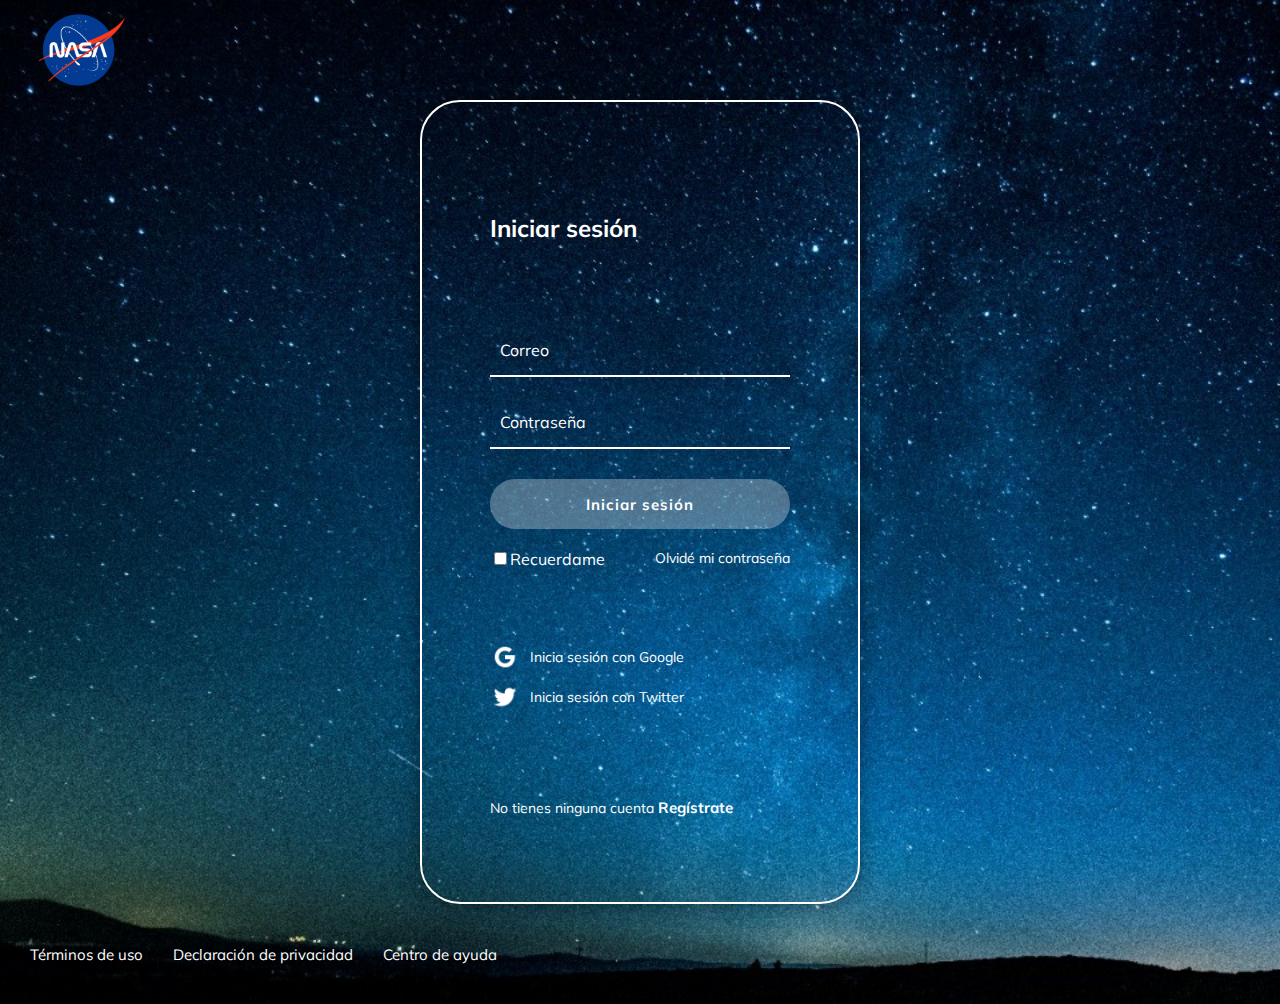
<file: index.html>
<!DOCTYPE html>
<html lang="en">
<head>
  <meta charset="UTF-8">
  <meta name="viewport" content="width=device-width, initial-scale=1.0">
  <meta http-equiv="X-UA-Compatible" content="ie=edge">
  <!-- Font -->
  <link href="https://fonts.googleapis.com/css?family=Muli&display=swap" rel="stylesheet">
  <!-- Styles -->
  <link rel="stylesheet" href="styles_login.css">
  <!-- Title -->
  <title>Iniciar sesión NASA</title>
</head>
<body>
 <header class="header">
  <img class="header__img" src="img/nasa.png">
 </header>
  <section class="login"> <!-- Fondo -->
      <section class="login__container"><!-- Sector para Formulario -->
      <h2>Iniciar sesión</h2>
      <form class="login__container--form" action=""> 
        <input class="input" type="text" placeholder="Correo"> 
        <input class="input" type="password" placeholder="Contraseña"> 
        <button class="button">Iniciar sesión</button>
        <div class="login__container--remember-me">
          <label for="">
            <input type="checkbox" id="cbox1" value="checkbox">Recuerdame
          </label>
          <a href="/">Olvidé mi contraseña</a>
        </div>
      </form>
      <section class="login__container--social-media">
        <div><img src="img/google-icon.png" alt="Google">Inicia sesión con Google</div>
        <div><img src="img/twitter-icon.png" alt="Twitter">Inicia sesión con Twitter</div>
      </section>
      <p class="login__container--register">No tienes ninguna cuenta <a href="">Regístrate</a></p>
    </section> 
  </section>
  <footer class="footer">
    <a href="/">Términos de uso</a>
    <a href="/">Declaración de privacidad</a>
    <a href="/">Centro de ayuda</a>
  </footer>
</body>
</html>
</file>
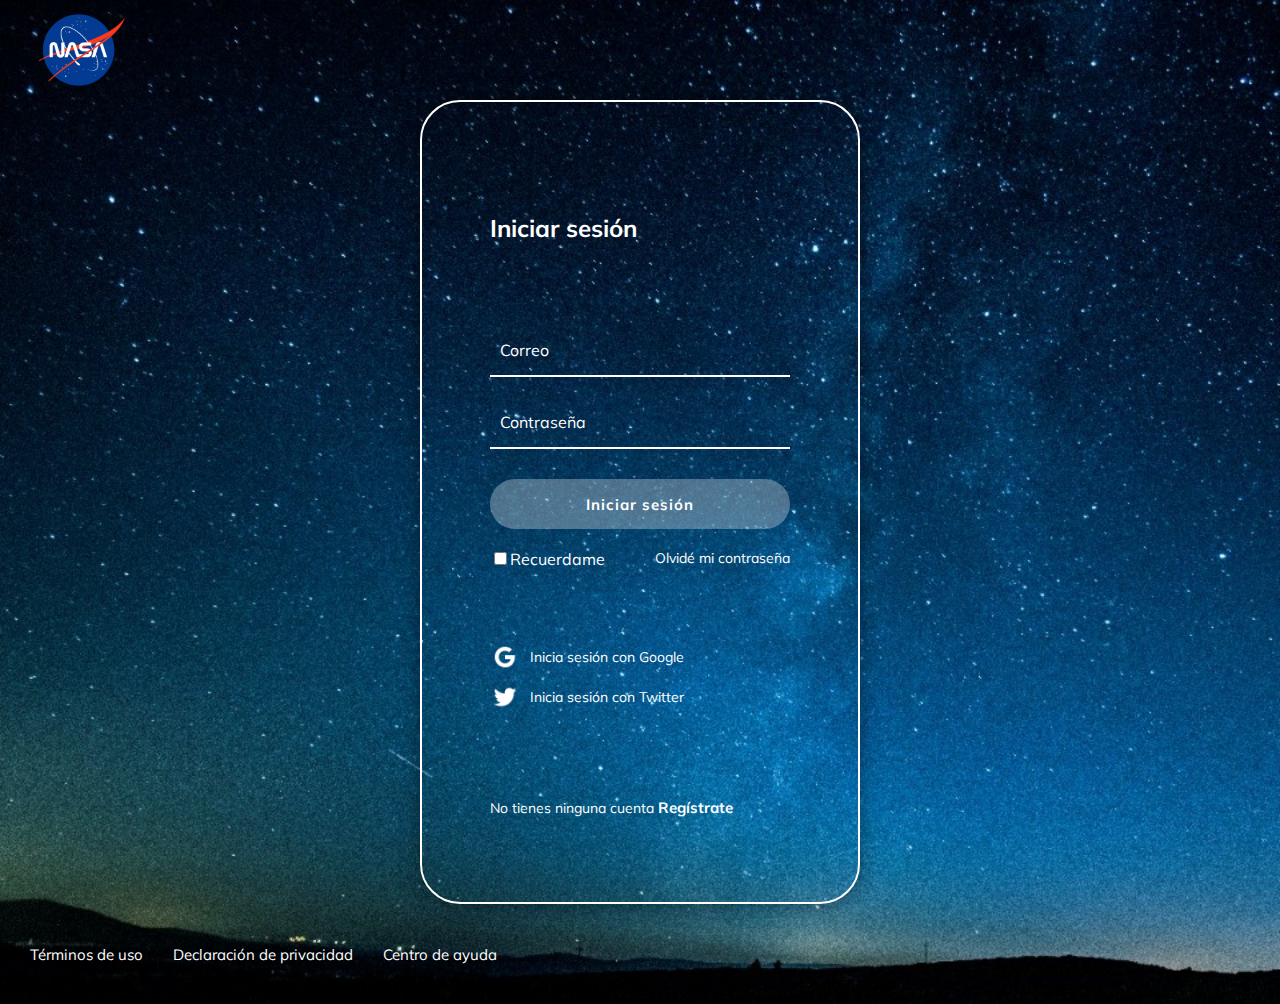
<file: Iniciar-sesion.html>
<!DOCTYPE html>
<html lang="en">
<head>
  <meta charset="UTF-8">
  <meta name="viewport" content="width=device-width, initial-scale=1.0">
  <meta http-equiv="X-UA-Compatible" content="ie=edge">
  <!-- Font -->
  <link href="https://fonts.googleapis.com/css?family=Muli&display=swap" rel="stylesheet">
  <!-- Styles -->
  <link rel="stylesheet" href="styles_login.css">
  <!-- Title -->
  <title>Iniciar sesión NASA</title>
</head>
<body>
 <header class="header">
  <img class="header__img" src="img/nasa.png">
 </header>
  <section class="login"> <!-- Fondo -->
      <section class="login__container"><!-- Sector para Formulario -->
      <h2>Iniciar sesión</h2>
      <form class="login__container--form" action=""> <!-- Formulario -->
        <input class="input" type="text" placeholder="Correo"> 
        <input class="input" type="password" placeholder="Contraseña"> 
        <button class="button">Iniciar sesión</button>
        <div class="login__container--remember-me">
          <label for="">
            <input type="checkbox" id="cbox1" value="checkbox">Recuerdame
          </label>
          <a href="/">Olvidé mi contraseña</a>
        </div>
      </form>
      <section class="login__container--social-media">
        <div><img src="img/google-icon.png" alt="Google">Inicia sesión con Google</div>
        <div><img src="img/twitter-icon.png" alt="Twitter">Inicia sesión con Twitter</div>
      </section>
      <p class="login__container--register">No tienes ninguna cuenta <a href="">Regístrate</a></p>
    </section> 
  </section>
  <footer class="footer">
    <a href="/">Términos de uso</a>
    <a href="/">Declaración de privacidad</a>
    <a href="/">Centro de ayuda</a>
  </footer>
</body>
</html>
</file>
<file: styles_login.css>
body {
  margin: 0;
  font-family: 'Muli', sans-serif;
  background-image: url(img/cosmos.jpg);
  background-repeat: no-repeat;
  background-size: cover;
}
.header {
  align-items: center;
  background-color: transparent;
  color: white;
  display: flex;
  height: 100px;
  justify-content: space-between;
  top: 0px;
  width: 100%;  
}
.header__img {
  margin-left: 30px;
  width: 100px;
}
.login{ 
  display: flex;
  align-items: center;
  justify-content: center;
  flex-direction: column;
  padding: 0px 30px;
  min-height: calc(100vh - 200px);
}
.login__container{
  background-color: rgba (255, 255, 255, 0.1);
  border: 2px solid white;
  border-radius: 40px;
  color: white;
  padding: 60px 68px 40px;
  min-height: 700px;
  width: 300px;
  display: flex;
  justify-content: space-around;
  flex-direction: column;
  box-shadow: 0px 0px 20px 0px rgba(0, 0, 0, .5);
}
.login__container--form{
  display: flex;
  flex-direction: column;
}
.login__container--label{
  font-size: 40px;
}
.login__container--remember-me{
  color: white;
  display: flex;
  justify-content: space-between;
  margin-top: 10px;
}
.login__container--remember-me a{
  color: white;
  font-size: 14px;
  text-decoration: none;
}
.login__container--remember-me a:hover{
  color: white;
  font-size: 14px;
  text-decoration: underline;
}
.login__container--social-media > div{
  display: flex;
  align-items: center;
  font-size: 14px;
  margin-bottom: 10px;
  margin-top: 10px;
}
.login__container--social-media > div > img{
  width: 30px;
  margin-right: 10px;
}
.login__container--register{
  font-size: 14px;
}
.login__container--register a {
  color: white;
  font-size: 15px;
  font-weight: bold;
  text-decoration: none;
}
.login__container--register a:hover {
  text-decoration: none;
}
.input{  
  background-color: transparent;
  input type="color";
  border-left: 0px;
  border-top: 0px;
  border-right: 0px;
  border-bottom: 2px solid white;
  font-size: 16px;
  font-family: 'Muli', sans-serif;
  margin-bottom: 20px;
  padding: 0px 10px;
  height: 50px;
  outline: none; 
}
::placeholder{
  color: white;
}
.button{
  background-color: rgba(255, 255, 255, 0.3);
  border: none;
  border-radius: 25px;
  color: white;
  cursor: pointer;
  font-size: 15px;
  font-family: 'muli', sans-serif;
  font-weight: bold;
  height: 50px;
  letter-spacing: 1px;
  padding: 0px 20px;
  outline: none;
  margin: 10px 0px;
}
.footer{
  background-color: transparent;
  display: flex;
  align-items: center;
  height:100px;
  width: 100%;
}
.footer a{
  color: white;
  cursor: pointer;
  font-size: 15px;
  padding-left: 30px;
  text-decoration: none;
}
.footer a:hover{
  text-decoration: underline;
}
@media only screen and (max-width: 600px){
 .login__container{
   background-color: transparent;
   border: none;
   padding: 0px;
   width: 100%;
 }
 .footer{
   align-items: flex-start;
   flex-direction: column;
 }
}
</file>
